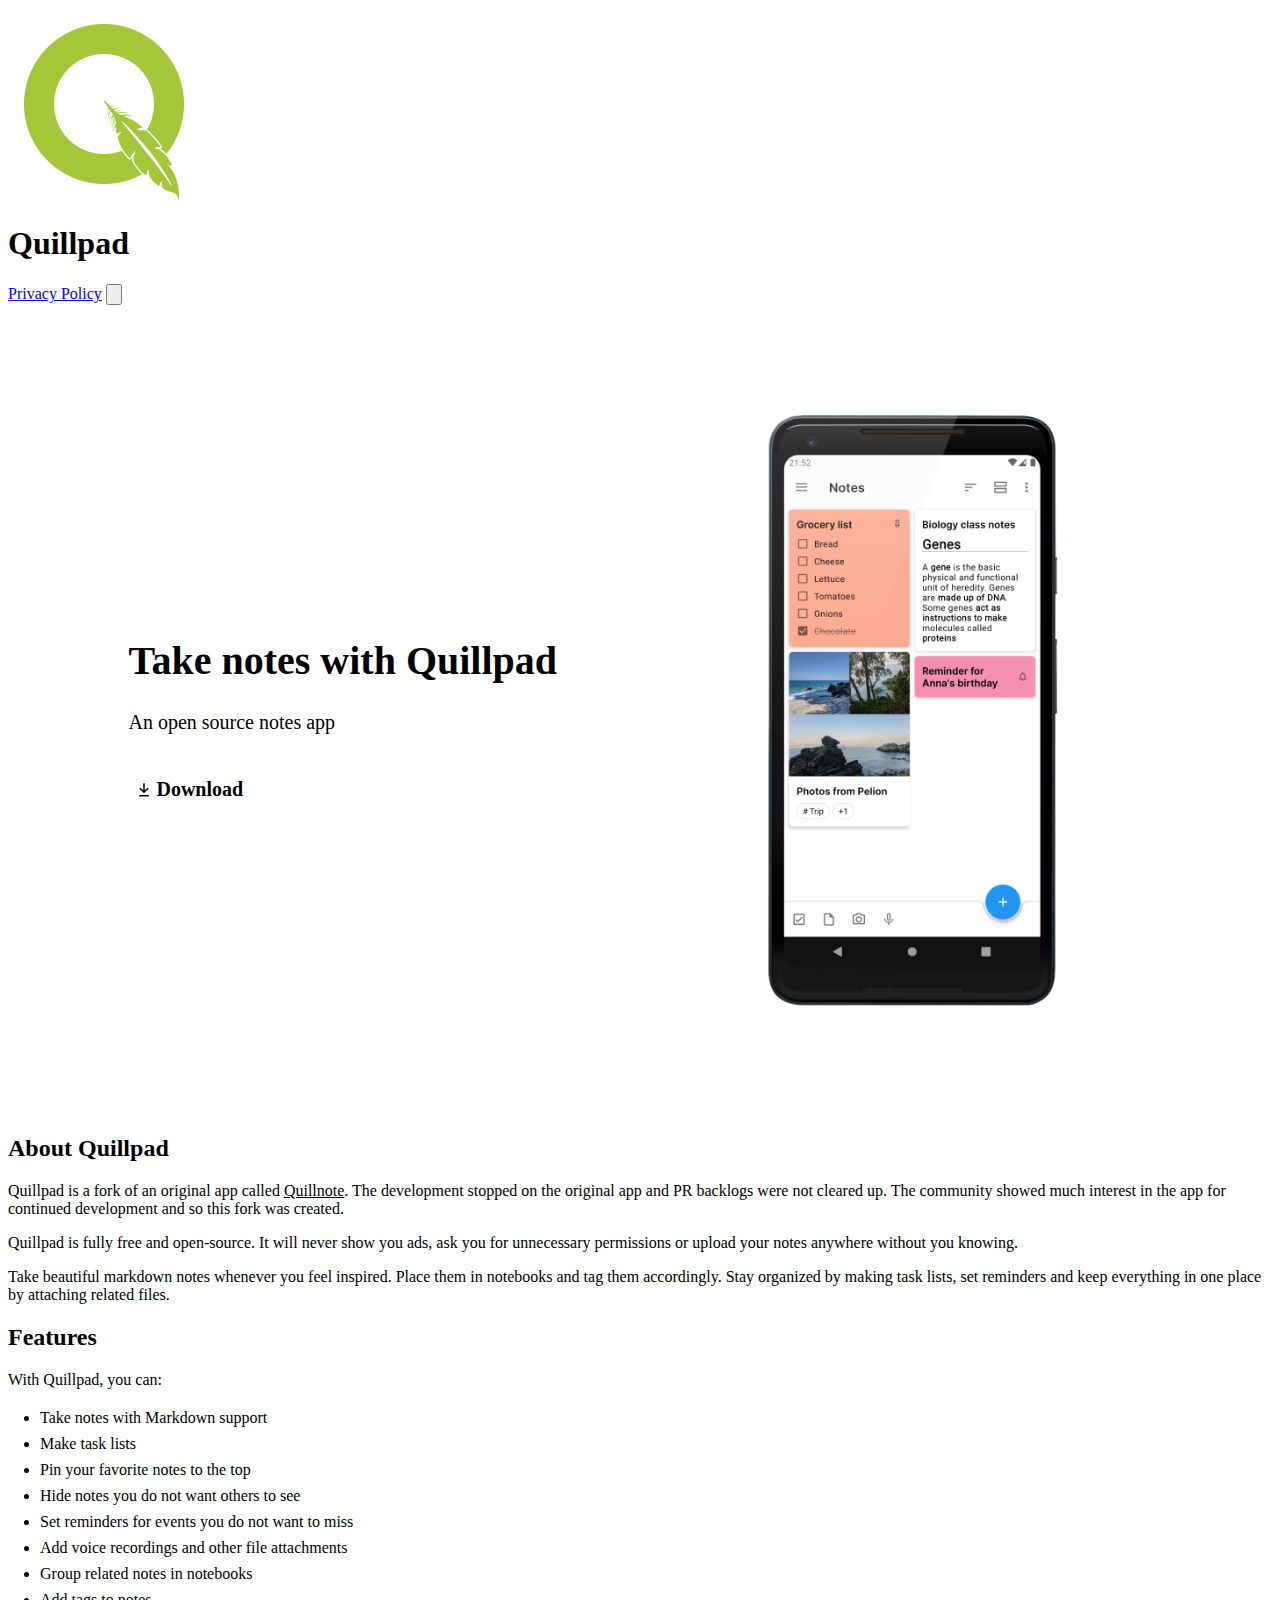
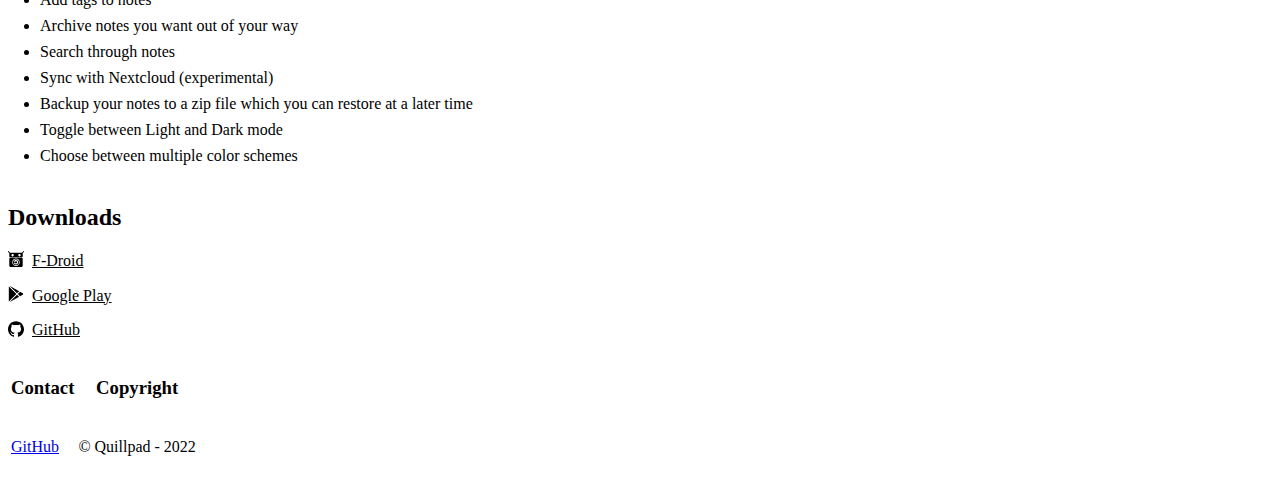
<file: index.html>
<!doctype html><html lang=en><head><meta charset=utf-8><meta name=viewport content="width=device-width,initial-scale=1"><title>Quillpad</title><meta name=description content="An open source notes app"><link rel=preconnect href=https://rsms.me/><link rel=stylesheet href=https://rsms.me/inter/inter.css><link rel=icon href=https://quillpad.github.io/images/Q_centered.4da8d3886cfc6fc8b22532bc2aff3fc15cd51caa9162d9e4e18b73af3083fdb2.png type=image/x-icon integrity="sha256-TajTiGz8b8iyJTK8Kv8/wVzVHKqRYtnk4YtzrzCD/bI="><link rel=stylesheet href=https://quillpad.github.io/style.min.64542c442e37a560c059a4fef14b85201faf9f3e5b7727fa1e87d0f86c866548.css integrity="sha256-ZFQsRC43pWDAWaT+8UuFIB+vnz5bdyf6HofQ+GyGZUg="><link rel=stylesheet href=https://quillpad.github.io/index.min.faf1f717050d8cefdb74b8f38e07127620fc64f1aeafc35c8e1124cb51eb3285.css integrity><script src=https://quillpad.github.io/js/theme.min.09a0d3c3e1b8f1d901478a0962046e7b451d8d0931c366371d92cc75ec4f5207.js integrity="sha256-CaDTw+G48dkBR4oJYgRue0UdjQkxw2Y3HZLMdexPUgc=" defer></script></head><body><header><div class=brand><img src=/images/Q_centered.png alt=favicon><h1 class=title>Quillpad</h1></div><div class=buttons><a href=privacy class=privacy>Privacy Policy</a>
<button type=button title="theme toggle" onclick=themeToggle()><svg xmlns="http://www.w3.org/2000/svg" viewBox="0 0 16 16" class="sun"><path fill-rule="evenodd" d="M8 10.5a2.5 2.5.0 100-5 2.5 2.5.0 000 5zM8 12a4 4 0 100-8 4 4 0 000 8zM8 0a.75.75.0 01.75.75v1.5a.75.75.0 01-1.5.0V.75A.75.75.0 018 0zm0 13a.75.75.0 01.75.75v1.5a.75.75.0 01-1.5.0v-1.5A.75.75.0 018 13zM2.343 2.343a.75.75.0 011.061.0l1.06 1.061a.75.75.0 01-1.06 1.06l-1.06-1.06a.75.75.0 010-1.06zm9.193 9.193a.75.75.0 011.06.0l1.061 1.06a.75.75.0 01-1.06 1.061l-1.061-1.06a.75.75.0 010-1.061zM16 8a.75.75.0 01-.75.75h-1.5a.75.75.0 010-1.5h1.5A.75.75.0 0116 8zM3 8a.75.75.0 01-.75.75H.75a.75.75.0 010-1.5h1.5A.75.75.0 013 8zm10.657-5.657a.75.75.0 010 1.061l-1.061 1.06a.75.75.0 11-1.06-1.06l1.06-1.06a.75.75.0 011.06.0zm-9.193 9.193a.75.75.0 010 1.06l-1.06 1.061a.75.75.0 11-1.061-1.06l1.06-1.061a.75.75.0 011.061.0z"/></svg><svg xmlns="http://www.w3.org/2000/svg" viewBox="0 0 16 16" class="moon"><path fill-rule="evenodd" d="M9.598 1.591a.75.75.0 01.785-.175 7 7 0 11-8.967 8.967.75.75.0 01.961-.96 5.5 5.5.0 007.046-7.046.75.75.0 01.175-.786zm1.616 1.945a7 7 0 01-7.678 7.678 5.5 5.5.0 107.678-7.678z"/></svg></button></div></header><noscript><style>header .buttons button{display:none}</style></noscript><main><div class=landing><div class=quillpad><h1>Take notes with Quillpad</h1><p>An open source notes app</p><a href=#downloads><svg xmlns="http://www.w3.org/2000/svg" viewBox="0 0 16 16"><path fill-rule="evenodd" d="M7.47 10.78a.75.75.0 001.06.0l3.75-3.75a.75.75.0 00-1.06-1.06L8.75 8.44V1.75a.75.75.0 00-1.5.0v6.69L4.78 5.97A.75.75.0 003.72 7.03l3.75 3.75zM3.75 13a.75.75.0 000 1.5h8.5a.75.75.0 000-1.5h-8.5z"/></svg>Download</a></div><img src=/images/quillpad-main.png alt="Quillpad screenshots"></div><div class=info><div class=about><h2 id=about-quillpad>About Quillpad</h2><p>Quillpad is a fork of an original app called <a href=https://github.com/msoultanidis/quillnote target=_blank rel=noopener>Quillnote</a>. The development stopped on the original app and PR backlogs were not cleared up. The community showed much interest in the app for continued development and so this fork was created.</p><p>Quillpad is fully free and open-source. It will never show you ads, ask you for unnecessary permissions or upload your notes anywhere without you knowing.</p><p>Take beautiful markdown notes whenever you feel inspired. Place them in notebooks and tag them accordingly. Stay organized by making task lists, set reminders and keep everything in one place by attaching related files.</p><h2 id=features>Features</h2><p>With Quillpad, you can:</p><ul><li>Take notes with Markdown support</li><li>Make task lists</li><li>Pin your favorite notes to the top</li><li>Hide notes you do not want others to see</li><li>Set reminders for events you do not want to miss</li><li>Add voice recordings and other file attachments</li><li>Group related notes in notebooks</li><li>Add tags to notes</li><li>Archive notes you want out of your way</li><li>Search through notes</li><li>Sync with Nextcloud (experimental)</li><li>Backup your notes to a zip file which you can restore at a later time</li><li>Toggle between Light and Dark mode</li><li>Choose between multiple color schemes</li></ul></div><div class=downloads><h2 id=downloads>Downloads</h2><p><a href=https://f-droid.org/packages/io.github.quillpad target=_blank rel=noopener><svg role="img" viewBox="0 0 24 24" xmlns="http://www.w3.org/2000/svg"><path d="M20.472 10.081H3.528c-.877.0-1.589.711-1.589 1.589v10.59c0 .877.711 1.589 1.589 1.589h16.944c.877.0 1.589-.711 1.589-1.589V11.67C22.061 10.792 21.349 10.081 20.472 10.081zM12 22.525c-3.066.0-5.56-2.494-5.56-5.56s2.494-5.56 5.56-5.56 5.56 2.494 5.56 5.56-2.494 5.56-5.56 5.56zm0-10.114c-2.511.0-4.554 2.043-4.554 4.554S9.489 21.519 12 21.519s4.554-2.043 4.554-4.554S14.511 12.411 12 12.411zm0 7.863c-1.563.0-2.881-1.103-3.221-2.568h1.67c.275.581.859.979 1.551.979.96.0 1.721-.761 1.721-1.721S12.96 15.243 12 15.243c-.649.0-1.2.352-1.493.874H8.805c.378-1.412 1.669-2.462 3.195-2.462 1.818.0 3.309 1.491 3.309 3.309C15.309 18.783 13.818 20.274 12 20.274zM23.849.396c-.001.001-.002.002-.002.003-.002-.002-.004-.003-.006-.005.001-.001.002-.003.004-.004-.116-.137-.279-.231-.519-.238-.202.005-.391.097-.512.259l-1.818 2.353c-.164-.058-.339-.095-.523-.095H3.528c-.184.0-.358.038-.523.095L1.187.41C1.066.248.877.157.675.151.435.157.272.251.156.389.157.39.158.392.16.393.157.395.155.397.153.399.153.398.152.397.151.396.085.474-.146.822.139 1.22l1.909 2.471C1.981 3.867 1.94 4.057 1.94 4.257v3.707c0 .877.711 1.589 1.589 1.589h16.944c.877.0 1.589-.711 1.589-1.589V4.257c0-.2-.041-.39-.109-.566l1.909-2.471C24.146.822 23.915.474 23.849.396zM6.904 8.228c-.987.0-1.787-.8-1.787-1.787s.8-1.787 1.787-1.787 1.787.8 1.787 1.787S7.891 8.228 6.904 8.228zm10.325.0c-.987.0-1.787-.8-1.787-1.787s.8-1.787 1.787-1.787 1.787.8 1.787 1.787S18.216 8.228 17.229 8.228z"/></svg>F-Droid</a></p><p><a href='https://play.google.com/store/apps/details?id=io.github.quillpad' target=_blank rel=noopener><svg role="img" viewBox="0 0 24 24" xmlns="http://www.w3.org/2000/svg"><path d="M22.018 13.298l-3.919 2.218-3.515-3.493 3.543-3.521 3.891 2.202a1.49 1.49.0 010 2.594zM1.337.924a1.486 1.486.0 00-.112.568v21.017c0 .217.045.419.124.6l11.155-11.087L1.337.924zm12.207 10.065 3.258-3.238L3.45.195A1.466 1.466.0 002.504.016l11.04 10.973zm0 2.067-11 10.933c.298.036.612-.016.906-.183l13.324-7.54-3.23-3.21z"/></svg>Google Play</a></p><p><a href=https://github.com/quillpad/quillpad/releases/latest target=_blank rel=noopener><svg role="img" viewBox="0 0 24 24" xmlns="http://www.w3.org/2000/svg"><path d="M12 .297c-6.63.0-12 5.373-12 12 0 5.303 3.438 9.8 8.205 11.385.6.113.82-.258.82-.577.0-.285-.01-1.04-.015-2.04-3.338.724-4.042-1.61-4.042-1.61C4.422 18.07 3.633 17.7 3.633 17.7c-1.087-.744.084-.729.084-.729 1.205.084 1.838 1.236 1.838 1.236 1.07 1.835 2.809 1.305 3.495.998.108-.776.417-1.305.76-1.605-2.665-.3-5.466-1.332-5.466-5.93.0-1.31.465-2.38 1.235-3.22-.135-.303-.54-1.523.105-3.176.0.0 1.005-.322 3.3 1.23.96-.267 1.98-.399 3-.405 1.02.006 2.04.138 3 .405 2.28-1.552 3.285-1.23 3.285-1.23.645 1.653.24 2.873.12 3.176.765.84 1.23 1.91 1.23 3.22.0 4.61-2.805 5.625-5.475 5.92.42.36.81 1.096.81 2.22.0 1.606-.015 2.896-.015 3.286.0.315.21.69.825.57C20.565 22.092 24 17.592 24 12.297c0-6.627-5.373-12-12-12"/></svg>GitHub</a></p></div></div></main><footer><table><thead><th><h3>Contact</h3></th><th><h3>Copyright</h3></th></thead><tbody><tr><td><a href=https://github.com/quillpad/quillpad target=_blank rel=noopener>GitHub</a></td><td><p>© Quillpad - 2022</p></td></tr></tbody></table></footer></body></html>
</file>
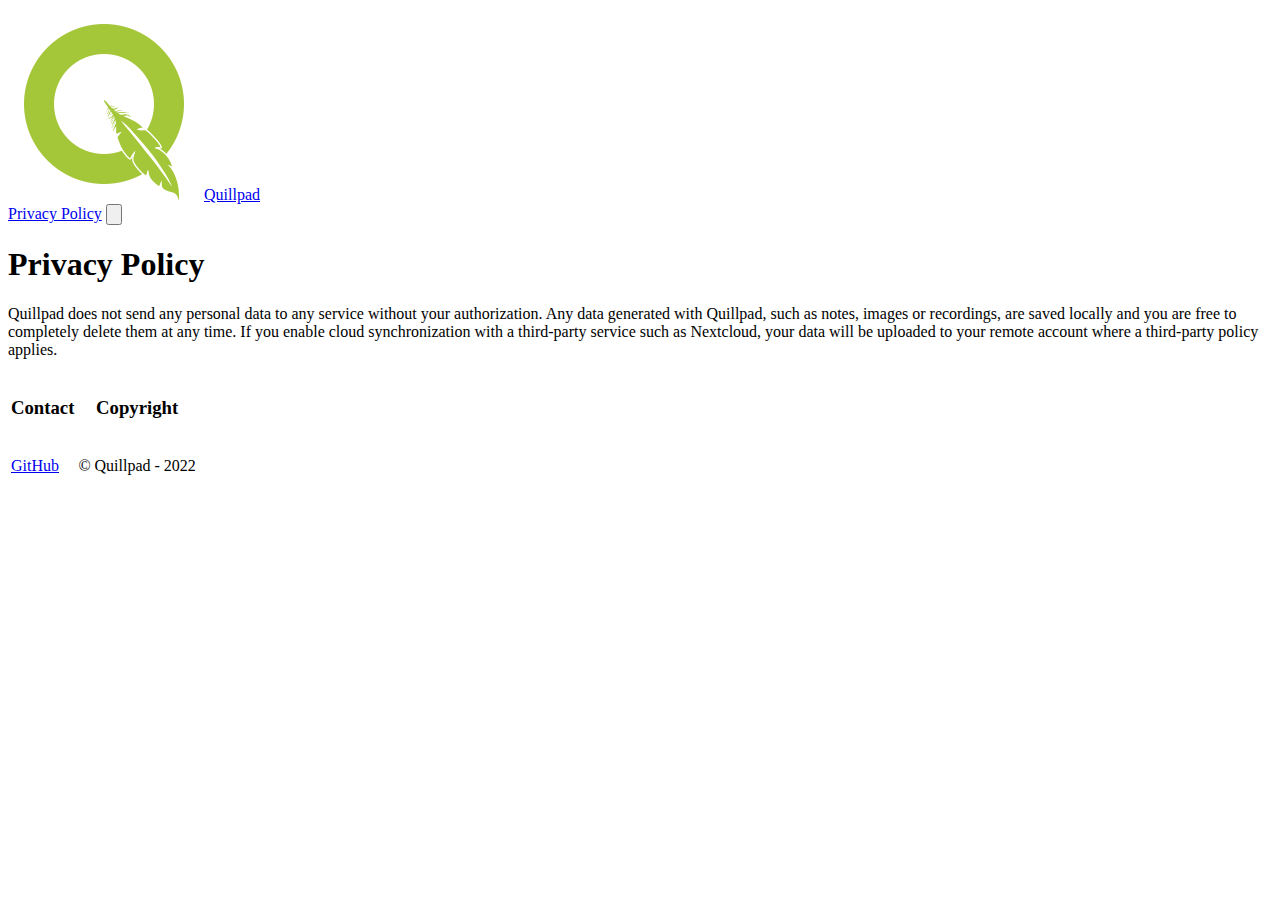
<file: privacy/index.html>
<!doctype html><html lang=en><head><meta charset=utf-8><meta name=viewport content="width=device-width,initial-scale=1"><title>Privacy Policy - Quillpad</title><meta name=description content="An open source notes app"><link rel=preconnect href=https://rsms.me/><link rel=stylesheet href=https://rsms.me/inter/inter.css><link rel=icon href=https://quillpad.github.io/images/Q_centered.4da8d3886cfc6fc8b22532bc2aff3fc15cd51caa9162d9e4e18b73af3083fdb2.png type=image/x-icon integrity="sha256-TajTiGz8b8iyJTK8Kv8/wVzVHKqRYtnk4YtzrzCD/bI="><link rel=stylesheet href=https://quillpad.github.io/style.min.64542c442e37a560c059a4fef14b85201faf9f3e5b7727fa1e87d0f86c866548.css integrity="sha256-ZFQsRC43pWDAWaT+8UuFIB+vnz5bdyf6HofQ+GyGZUg="><script src=https://quillpad.github.io/js/theme.min.09a0d3c3e1b8f1d901478a0962046e7b451d8d0931c366371d92cc75ec4f5207.js integrity="sha256-CaDTw+G48dkBR4oJYgRue0UdjQkxw2Y3HZLMdexPUgc=" defer></script></head><body><header><div class=brand><img src=/images/Q_centered.png alt=favicon>
<a href=https://quillpad.github.io/ class=title>Quillpad</a></div><div class=buttons><a href=privacy class=privacy>Privacy Policy</a>
<button type=button title="theme toggle" onclick=themeToggle()><svg xmlns="http://www.w3.org/2000/svg" viewBox="0 0 16 16" class="sun"><path fill-rule="evenodd" d="M8 10.5a2.5 2.5.0 100-5 2.5 2.5.0 000 5zM8 12a4 4 0 100-8 4 4 0 000 8zM8 0a.75.75.0 01.75.75v1.5a.75.75.0 01-1.5.0V.75A.75.75.0 018 0zm0 13a.75.75.0 01.75.75v1.5a.75.75.0 01-1.5.0v-1.5A.75.75.0 018 13zM2.343 2.343a.75.75.0 011.061.0l1.06 1.061a.75.75.0 01-1.06 1.06l-1.06-1.06a.75.75.0 010-1.06zm9.193 9.193a.75.75.0 011.06.0l1.061 1.06a.75.75.0 01-1.06 1.061l-1.061-1.06a.75.75.0 010-1.061zM16 8a.75.75.0 01-.75.75h-1.5a.75.75.0 010-1.5h1.5A.75.75.0 0116 8zM3 8a.75.75.0 01-.75.75H.75a.75.75.0 010-1.5h1.5A.75.75.0 013 8zm10.657-5.657a.75.75.0 010 1.061l-1.061 1.06a.75.75.0 11-1.06-1.06l1.06-1.06a.75.75.0 011.06.0zm-9.193 9.193a.75.75.0 010 1.06l-1.06 1.061a.75.75.0 11-1.061-1.06l1.06-1.061a.75.75.0 011.061.0z"/></svg><svg xmlns="http://www.w3.org/2000/svg" viewBox="0 0 16 16" class="moon"><path fill-rule="evenodd" d="M9.598 1.591a.75.75.0 01.785-.175 7 7 0 11-8.967 8.967.75.75.0 01.961-.96 5.5 5.5.0 007.046-7.046.75.75.0 01.175-.786zm1.616 1.945a7 7 0 01-7.678 7.678 5.5 5.5.0 107.678-7.678z"/></svg></button></div></header><noscript><style>header .buttons button{display:none}</style></noscript><main><h1 class=pagetitle>Privacy Policy</h1><p class=pagecontent><p>Quillpad does not send any personal data to any service without your authorization.
Any data generated with Quillpad, such as notes, images or recordings, are saved locally and you are free to completely delete them at any time.
If you enable cloud synchronization with a third-party service such as Nextcloud, your data will be uploaded to your remote account where a third-party policy applies.</p></p></main><footer><table><thead><th><h3>Contact</h3></th><th><h3>Copyright</h3></th></thead><tbody><tr><td><a href=https://github.com/quillpad/quillpad target=_blank rel=noopener>GitHub</a></td><td><p>© Quillpad - 2022</p></td></tr></tbody></table></footer></body></html>
</file>
